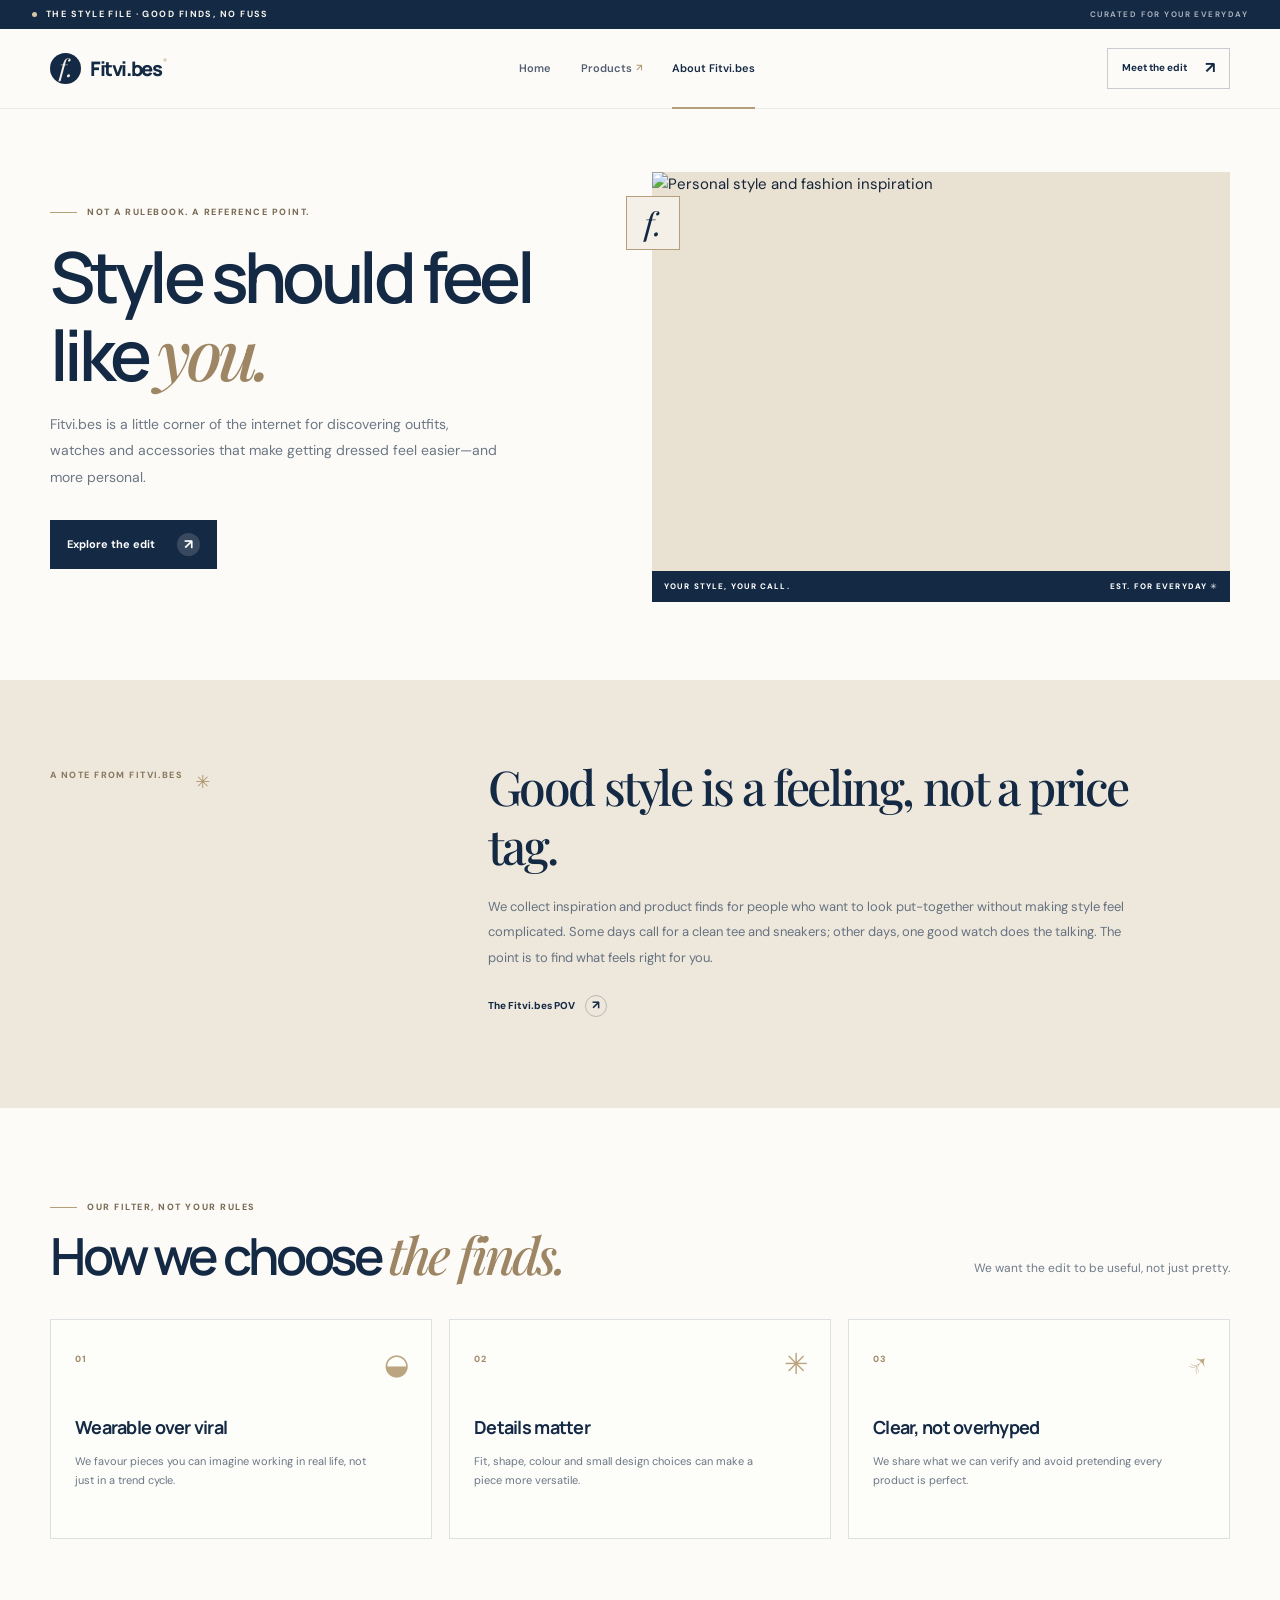
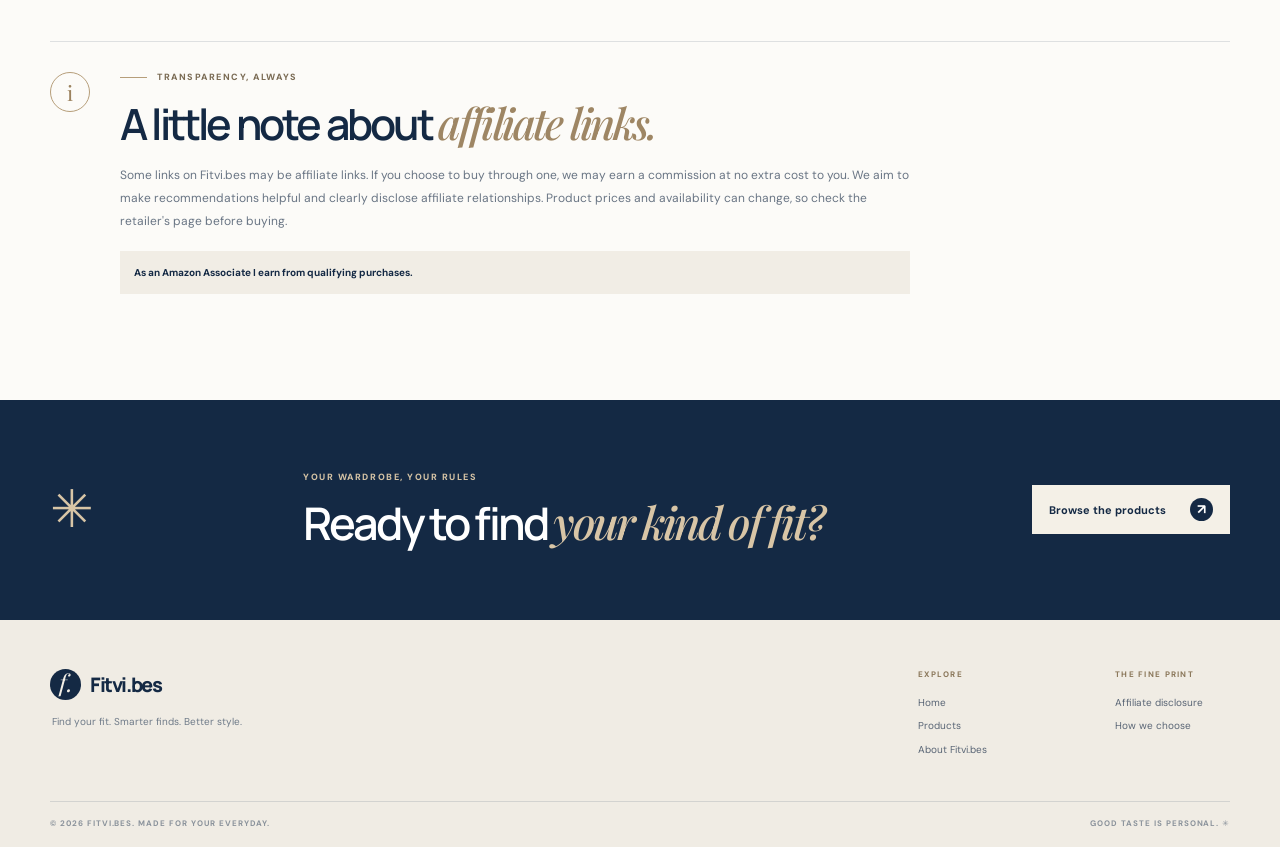
<file: about.html>
<!doctype html>
<html lang="en">
<head>
  <meta charset="utf-8">
  <meta name="viewport" content="width=device-width, initial-scale=1">
  <meta name="theme-color" content="#142944">
  <meta name="description" content="Meet Fitvi.bes, a style discovery space for outfits, watches and accessories.">
  <title>About Fitvi.bes — The Style File</title>
  <link rel="preconnect" href="https://fonts.googleapis.com">
  <link rel="preconnect" href="https://fonts.gstatic.com" crossorigin>
  <link href="https://fonts.googleapis.com/css2?family=DM+Sans:wght@400;500;600;700&family=Manrope:wght@400;500;600;700;800&family=Playfair+Display:wght@500;600;700&display=swap" rel="stylesheet">
  <link rel="stylesheet" href="/assets/styles.css">
  <script defer src="/assets/app.js"></script>
</head>
<body data-page="about">
  <div class="announcement"><span class="announcement-dot"></span><span data-site="announcement">THE STYLE FILE · GOOD FINDS, NO FUSS</span><span class="announcement-right">CURATED FOR YOUR EVERYDAY</span></div>
  <header class="site-header"><a class="brand" href="/index.html" aria-label="Fitvi.bes home"><span class="brand-mark">f.</span><span class="brand-name" data-site="brand">Fitvi.bes</span><span class="brand-period">®</span></a><button class="menu-toggle" aria-label="Open navigation" aria-expanded="false"><span></span><span></span></button><nav class="main-nav" aria-label="Main navigation"><a class="nav-link" href="/index.html">Home</a><a class="nav-link" href="/products.html">Products <span class="nav-arrow">↗</span></a><a class="nav-link is-active" href="/about.html" aria-current="page">About Fitvi.bes</a></nav><a class="header-cta" href="/products.html">Meet the edit <span>↗</span></a></header>
  <main>
    <section class="about-hero section-shell"><div class="about-hero-copy"><div class="eyebrow"><span class="eyebrow-line"></span><span data-about="kicker">NOT A RULEBOOK. A REFERENCE POINT.</span></div><h1 data-about="title">Style should feel like <em>you.</em></h1><p data-about="intro">Fitvi.bes is a little corner of the internet for discovering outfits, watches and accessories that make getting dressed feel easier—and more personal.</p><a href="/products.html" class="button button-primary"><span data-about="button_text">Explore the edit</span><span class="button-icon">↗</span></a></div><div class="about-hero-visual"><img data-about-image="image" src="https://images.unsplash.com/photo-1515886657613-9f3515b0c78f?auto=format&fit=crop&w=1100&q=85" alt="Personal style and fashion inspiration"><div class="about-image-note"><span>YOUR STYLE, YOUR CALL.</span><span>EST. FOR EVERYDAY ✳</span></div><div class="about-side-mark">f.</div></div></section>
    <section class="about-manifesto"><div class="section-shell manifesto-inner"><div class="manifesto-number">A NOTE FROM FITVI.BES <span>✳</span></div><div class="manifesto-copy"><h2 data-about="story_title">Good style is a feeling, not a price tag.</h2><p data-about="story">We collect inspiration and product finds for people who want to look put-together without making style feel complicated. Some days call for a clean tee and sneakers; other days, one good watch does the talking. The point is to find what feels right for you.</p><span class="manifesto-signature">The Fitvi.bes POV <span>↗</span></span></div></div></section>
    <section class="section-shell how-we-choose" id="how-we-choose"><div class="section-heading"><div><div class="eyebrow"><span class="eyebrow-line"></span>OUR FILTER, NOT YOUR RULES</div><h2>How we choose <em>the finds.</em></h2></div><p>We want the edit to be useful, not just pretty.</p></div><div id="principles-grid" class="principles-grid"><article class="principle-card"><span class="principle-number">01</span><span class="principle-icon">◒</span><h3>Wearable over viral</h3><p>We favour pieces you can imagine working in real life, not just in a trend cycle.</p></article><article class="principle-card"><span class="principle-number">02</span><span class="principle-icon">✳</span><h3>Details matter</h3><p>Fit, shape, colour and small design choices can make a piece more versatile.</p></article><article class="principle-card"><span class="principle-number">03</span><span class="principle-icon">↗</span><h3>Clear, not overhyped</h3><p>We share what we can verify and avoid pretending every product is perfect.</p></article></div></section>
    <section class="disclosure-section section-shell" id="disclosure"><div class="disclosure-mark">i</div><div><span class="eyebrow"><span class="eyebrow-line"></span>TRANSPARENCY, ALWAYS</span><h2>A little note about <em>affiliate links.</em></h2><p data-about="disclosure">Some links on Fitvi.bes may be affiliate links. If you choose to buy through one, we may earn a commission at no extra cost to you. We aim to make recommendations helpful and clearly disclose affiliate relationships. Product prices and availability can change, so check the retailer's page before buying.</p><p class="amazon-disclosure" data-about="amazon_disclosure">As an Amazon Associate I earn from qualifying purchases.</p></div></section>
    <section class="about-closer"><div class="section-shell closer-inner"><span class="closer-star">✳</span><div><span class="eyebrow eyebrow-light">YOUR WARDROBE, YOUR RULES</span><h2>Ready to find <em>your kind of fit?</em></h2></div><a class="button button-light" href="/products.html">Browse the products <span class="button-icon">↗</span></a></div></section>
  </main>
  <footer class="site-footer"><div class="footer-top section-shell"><div class="footer-brand-block"><a class="brand brand-footer" href="/index.html"><span class="brand-mark">f.</span><span class="brand-name" data-site="brand">Fitvi.bes</span></a><p data-site="tagline">Find your fit. Smarter finds. Better style.</p></div><div class="footer-links"><div><span class="footer-label">EXPLORE</span><a href="/index.html">Home</a><a href="/products.html">Products</a><a href="/about.html">About Fitvi.bes</a></div><div><span class="footer-label">THE FINE PRINT</span><a href="#disclosure">Affiliate disclosure</a><a href="#how-we-choose">How we choose</a></div></div></div><div class="footer-bottom section-shell"><span>© <span id="current-year">2026</span> FITVI.BES. MADE FOR YOUR EVERYDAY.</span><span>GOOD TASTE IS PERSONAL. ✳</span></div></footer>
</body>
</html>
</file>
<file: assets/styles.css>
@import url('https://fonts.googleapis.com/css2?family=DM+Sans:wght@400;500;600;700&family=Manrope:wght@400;500;600;700;800&family=Playfair+Display:ital,wght@0,500;0,600;0,700;1,500;1,600&display=swap');

:root {
  --navy: #142944;
  --navy-2: #1c3856;
  --navy-3: #27435f;
  --ink: #172438;
  --muted: #667282;
  --cream: #f4f0e7;
  --cream-2: #e9e1d2;
  --beige: #d8c5a6;
  --beige-dark: #b69e7a;
  --paper: #fcfbf8;
  --white: #fff;
  --line: rgba(20, 41, 68, .13);
  --line-light: rgba(255, 255, 255, .18);
  --serif: 'Playfair Display', Georgia, serif;
  --sans: 'DM Sans', 'Manrope', system-ui, sans-serif;
  --display: 'Manrope', 'DM Sans', system-ui, sans-serif;
  --shadow: 0 24px 65px rgba(20, 41, 68, .12);
  --radius: 4px;
}

* { box-sizing: border-box; }
html { scroll-behavior: smooth; scroll-padding-top: 96px; }
body { margin: 0; color: var(--ink); background: var(--paper); font-family: var(--sans); font-size: 15px; line-height: 1.65; -webkit-font-smoothing: antialiased; }
img { display: block; max-width: 100%; }
a { color: inherit; text-decoration: none; }
button, input { font: inherit; }
button, a { -webkit-tap-highlight-color: transparent; }
button:focus-visible, a:focus-visible, input:focus-visible { outline: 3px solid #b99f76; outline-offset: 3px; }
::selection { background: var(--beige); color: var(--navy); }
.section-shell { width: min(1180px, calc(100% - 64px)); margin-inline: auto; }

.announcement { min-height: 29px; padding: 6px 32px; display: flex; justify-content: center; align-items: center; gap: 9px; background: var(--navy); color: #f9f6ee; font-size: 9px; font-weight: 700; letter-spacing: .16em; text-align: center; }
.announcement-dot, .status-dot, .caption-dot { display: inline-block; width: 5px; height: 5px; border-radius: 50%; background: var(--beige); flex: 0 0 auto; }
.announcement-right { margin-left: auto; color: rgba(255,255,255,.62); font-size: 8px; }
.site-header { height: 80px; display: flex; align-items: center; gap: 30px; padding: 0 max(32px, calc((100% - 1180px) / 2)); background: rgba(252,251,248,.94); border-bottom: 1px solid rgba(20,41,68,.08); position: sticky; top: 0; z-index: 20; backdrop-filter: blur(16px); }
.brand { display: inline-flex; align-items: center; gap: 9px; white-space: nowrap; flex: 0 0 auto; }
.brand-mark { display: grid; place-items: center; width: 31px; height: 31px; border-radius: 50%; background: var(--navy); color: var(--cream); font-family: var(--serif); font-size: 24px; font-style: italic; line-height: 1; padding-bottom: 4px; }
.brand-name { color: var(--navy); font-family: var(--display); font-size: 20px; font-weight: 800; letter-spacing: -.07em; }
.brand-period { align-self: flex-start; margin: 3px 0 0 -7px; font-size: 8px; color: var(--beige-dark); }
.main-nav { display: flex; align-items: center; gap: 30px; margin: 0 auto; height: 100%; }
.nav-link { position: relative; display: flex; align-items: center; gap: 4px; color: #536071; font-size: 11px; font-weight: 600; transition: color .2s; }
.nav-link:hover, .nav-link.is-active { color: var(--navy); }
.nav-link.is-active::after { content: ''; height: 2px; background: var(--beige-dark); position: absolute; bottom: -31px; left: 0; right: 0; }
.nav-arrow { font-size: 10px; color: var(--beige-dark); }
.header-cta { display: inline-flex; align-items: center; gap: 18px; padding: 11px 14px; border: 1px solid rgba(20,41,68,.22); color: var(--navy); font-size: 10px; font-weight: 700; white-space: nowrap; transition: .2s ease; }
.header-cta span { font-size: 16px; line-height: .8; }
.header-cta:hover { background: var(--navy); color: var(--white); border-color: var(--navy); }
.menu-toggle { display: none; border: 0; background: transparent; padding: 8px; cursor: pointer; }
.menu-toggle span { display: block; height: 1px; width: 23px; background: var(--navy); margin: 6px; }

.hero { display: grid; grid-template-columns: .94fr 1.06fr; gap: clamp(34px, 6vw, 82px); min-height: 565px; align-items: center; padding-top: 56px; padding-bottom: 59px; }
.hero-copy { position: relative; z-index: 1; padding: 18px 0 18px 1px; }
.eyebrow { display: flex; align-items: center; gap: 10px; color: #7a6b54; font-size: 9px; font-weight: 800; letter-spacing: .17em; line-height: 1.3; }
.eyebrow-line { width: 27px; height: 1px; background: var(--beige-dark); flex: 0 0 auto; }
h1, h2, h3, p { margin-top: 0; }
h1, h2 { color: var(--navy); font-family: var(--display); font-weight: 600; letter-spacing: -.065em; line-height: 1.08; }
.hero h1 { max-width: 630px; margin: 23px 0 23px; font-size: clamp(52px, 5.5vw, 79px); letter-spacing: -.075em; }
h1 em, h2 em { color: #9e8664; font-family: var(--serif); font-weight: 500; letter-spacing: -.06em; }
.hero-description { max-width: 440px; margin-bottom: 27px; color: #687586; font-size: 15px; line-height: 1.85; }
.hero-actions { display: flex; align-items: center; gap: 25px; flex-wrap: wrap; }
.button { display: inline-flex; gap: 24px; justify-content: center; align-items: center; min-height: 49px; padding: 0 16px; border: 1px solid transparent; font-size: 11px; font-weight: 700; transition: transform .2s ease, background .2s ease, color .2s ease; cursor: pointer; }
.button:hover { transform: translateY(-2px); }
.button-primary { background: var(--navy); color: var(--white); }
.button-primary:hover { background: var(--navy-2); }
.button-icon { display: grid; place-items: center; width: 23px; height: 23px; border-radius: 50%; background: rgba(255,255,255,.15); font-size: 14px; }
.button-light { background: var(--cream); color: var(--navy); }
.button-light .button-icon { background: var(--navy); color: var(--white); }
.button-light:hover { background: var(--white); }
.text-link { display: inline-flex; align-items: center; gap: 12px; border-bottom: 1px solid var(--beige-dark); padding: 5px 0; color: var(--navy); font-size: 11px; font-weight: 700; }
.text-link span { font-size: 15px; transition: transform .2s; }
.text-link:hover span { transform: translateX(4px); }
.hero-footnote { display: flex; align-items: center; gap: 11px; margin-top: 34px; color: #8a929b; font-size: 10px; letter-spacing: .025em; }
.tiny-stars { color: var(--beige-dark); letter-spacing: .12em; font-size: 13px; }
.hero-visual { position: relative; min-height: 460px; }
.hero-photo { overflow: hidden; position: absolute; background: var(--cream-2); }
.hero-photo img { width: 100%; height: 100%; object-fit: cover; }
.hero-photo-main { top: 4px; right: 8%; width: 68%; height: 415px; border-radius: 48% 48% 3px 3px; }
.hero-photo-main img { object-position: 53% 35%; }
.hero-photo-detail { right: 0; bottom: 36px; width: 37%; height: 180px; border: 8px solid var(--paper); z-index: 2; }
.hero-photo-detail img { object-position: 50% 50%; }
.image-sticker { position: absolute; left: -17px; top: 29px; width: 87px; height: 87px; display: flex; flex-direction: column; justify-content: center; align-items: center; border-radius: 50%; background: var(--beige); color: var(--navy); font-size: 11px; font-weight: 800; line-height: 1.14; letter-spacing: .1em; text-align: center; transform: rotate(-12deg); }
.image-sticker span { margin-top: 4px; font-size: 18px; }
.hero-caption { position: absolute; left: 0; bottom: 35px; display: flex; align-items: center; gap: 9px; color: #6f7a87; font-size: 8px; font-weight: 700; letter-spacing: .14em; }
.hero-number { position: absolute; top: 0; right: 0; color: var(--navy); font-family: var(--display); font-size: 12px; font-weight: 800; letter-spacing: .04em; }
.hero-number span { color: #9298a0; font-size: 8px; letter-spacing: .1em; }

.mini-proof { display: flex; align-items: center; justify-content: space-between; gap: 20px; padding-top: 20px; padding-bottom: 21px; border-top: 1px solid var(--line); border-bottom: 1px solid var(--line); }
.proof-item { display: flex; align-items: center; gap: 13px; color: #5b6674; font-size: 10px; font-weight: 600; }
.proof-number { color: #a28d6d; font-size: 9px; font-weight: 800; letter-spacing: .12em; }
.proof-sparkle { color: var(--beige-dark); font-size: 23px; }
.section-block { padding-top: 105px; padding-bottom: 95px; }
.section-heading { display: flex; justify-content: space-between; align-items: end; gap: 25px; margin-bottom: 36px; }
.section-heading h2, .browser-heading h2 { margin: 13px 0 0; font-size: clamp(36px, 4vw, 52px); }
.section-heading > p { max-width: 310px; margin: 0 0 4px; color: #707b88; font-size: 12px; line-height: 1.8; }
.collection-grid { display: grid; grid-template-columns: 1fr 1fr 1fr; gap: 17px; align-items: stretch; }
.collection-card { display: flex; flex-direction: column; min-width: 0; background: #f0ece4; }
.collection-card-tall { grid-row: span 1; }
.collection-card-image { position: relative; overflow: hidden; height: 270px; background: #e7dfd2; }
.collection-card-tall .collection-card-image { height: 330px; }
.collection-card-wide .collection-card-image img { object-position: 50% 45%; }
.collection-card-image img { width: 100%; height: 100%; object-fit: cover; transition: transform .65s cubic-bezier(.2,.7,.2,1); }
.collection-card:hover .collection-card-image img { transform: scale(1.045); }
.collection-card-content { position: relative; display: flex; flex-direction: column; align-items: start; flex: 1; padding: 22px 23px 25px; }
.collection-index { color: #8b7a61; font-size: 8px; font-weight: 800; letter-spacing: .16em; }
.collection-card h3 { margin: 9px 0 6px; color: var(--navy); font-family: var(--display); font-size: 24px; font-weight: 700; letter-spacing: -.05em; }
.collection-card p { max-width: 230px; margin-bottom: 0; color: #697585; font-size: 11px; line-height: 1.65; }
.round-link { position: absolute; right: 19px; bottom: 22px; display: grid; place-items: center; width: 35px; height: 35px; border: 1px solid rgba(20,41,68,.22); border-radius: 50%; color: var(--navy); font-size: 16px; transition: background .2s, color .2s, transform .2s; }
.round-link:hover { background: var(--navy); color: var(--white); transform: rotate(45deg); }
.section-bottom-link { display: flex; align-items: center; justify-content: space-between; gap: 20px; padding-top: 21px; margin-top: 22px; border-top: 1px solid var(--line); }
.section-bottom-link > span { color: #9399a0; font-size: 8px; font-weight: 700; letter-spacing: .15em; }

.featured-band { overflow: hidden; background: var(--navy); color: var(--white); }
.featured-inner { min-height: 450px; display: grid; grid-template-columns: .86fr 1.14fr; align-items: center; gap: 50px; padding-top: 74px; padding-bottom: 74px; }
.eyebrow-light { color: #d5c3a5; }
.eyebrow-light .eyebrow-line { background: #b59b73; }
.featured-copy { position: relative; padding: 10px 0; }
.featured-copy h2 { margin: 20px 0 18px; color: var(--white); font-size: clamp(38px, 4.5vw, 57px); }
.featured-copy h2 em { color: var(--beige); }
.featured-copy > p { max-width: 330px; color: #bdc7d1; font-size: 12px; line-height: 1.85; margin-bottom: 25px; }
.featured-doodle { position: absolute; top: -22px; right: 22px; color: rgba(215,198,168,.35); font-size: 65px; font-weight: 400; }
.featured-cards-wrap { position: relative; }
.featured-cards { display: grid; grid-template-columns: 1fr 1fr; gap: 18px; align-items: start; }
.featured-card { background: #f2eee6; color: var(--navy); padding: 8px; }
.featured-card-offset { margin-top: 42px; }
.featured-card img { width: 100%; height: 225px; object-fit: cover; background: #e2d9ca; }
.featured-card div { padding: 13px 9px 10px; }
.featured-card span { display: block; color: #8d7958; font-size: 8px; font-weight: 800; letter-spacing: .14em; }
.featured-card h3 { margin: 5px 0 0; font-family: var(--display); font-size: 16px; letter-spacing: -.04em; }
.featured-stamp { position: absolute; z-index: 2; top: 45%; left: 49%; display: grid; place-content: center; width: 78px; height: 78px; border-radius: 50%; background: var(--beige); color: var(--navy); font-size: 8px; font-weight: 800; line-height: 1.6; text-align: center; letter-spacing: .12em; transform: rotate(-11deg); box-shadow: 0 5px 25px rgba(0,0,0,.08); }
.featured-stamp span { color: #776347; }
.small-note { margin: 10px 0 0; color: #8996a5; font-size: 8px; text-align: right; }
.why-section { display: grid; grid-template-columns: 1.05fr 1fr .15fr; align-items: center; gap: 55px; padding-top: 90px; padding-bottom: 100px; }
.why-title h2 { margin: 16px 0 0; font-size: clamp(41px, 5vw, 62px); }
.why-copy p { max-width: 420px; margin: 0 0 20px; color: #677382; font-size: 13px; line-height: 1.9; }
.why-mark { align-self: center; color: #e4ded2; font-family: var(--serif); font-size: 91px; font-style: italic; letter-spacing: -.1em; }
.why-mark span { color: #b8a17c; }

.site-footer { background: #f0ece4; }
.footer-top { display: flex; justify-content: space-between; gap: 40px; padding-top: 48px; padding-bottom: 43px; }
.brand-footer .brand-mark { background: var(--navy); }
.footer-brand-block > p { color: #6e7a88; font-size: 10px; margin: 13px 0 0 2px; }
.footer-links { display: flex; gap: 82px; }
.footer-links > div { display: flex; flex-direction: column; gap: 7px; min-width: 115px; }
.footer-label { margin-bottom: 7px; color: #8b785b; font-size: 8px; font-weight: 800; letter-spacing: .16em; }
.footer-links a { width: fit-content; color: #596575; font-size: 10px; transition: color .2s; }
.footer-links a:hover { color: var(--navy); text-decoration: underline; text-underline-offset: 3px; }
.footer-bottom { display: flex; justify-content: space-between; gap: 20px; padding-top: 15px; padding-bottom: 16px; border-top: 1px solid rgba(20,41,68,.13); color: #8a929b; font-size: 8px; font-weight: 700; letter-spacing: .12em; }

/* Products page */
.page-hero { display: grid; grid-template-columns: .86fr 1.14fr; align-items: center; gap: clamp(40px, 8vw, 100px); padding-top: 58px; padding-bottom: 68px; }
.page-hero-copy h1, .about-hero-copy h1 { margin: 18px 0 19px; font-size: clamp(54px, 6vw, 78px); }
.page-hero-copy > p { max-width: 390px; margin-bottom: 32px; color: #687586; font-size: 14px; line-height: 1.85; }
.page-hero-meta { display: flex; flex-wrap: wrap; gap: 15px 23px; padding-top: 17px; border-top: 1px solid var(--line); color: #8c949b; font-size: 8px; font-weight: 800; letter-spacing: .11em; }
.page-hero-meta span { display: inline-flex; align-items: center; gap: 7px; }
.status-dot { background: #71896e; }
.page-hero-art { position: relative; height: 345px; padding: 0 0 17px 17px; background: linear-gradient(135deg, transparent 0 16px, var(--cream-2) 16px 100%); }
.page-hero-art img { width: 100%; height: 100%; object-fit: cover; object-position: 50% 46%; }
.art-label { position: absolute; left: 0; bottom: 0; display: flex; justify-content: space-between; width: 100%; padding: 8px 11px; background: var(--navy); color: var(--white); font-size: 8px; font-weight: 800; letter-spacing: .13em; }
.product-browser { padding-top: 20px; padding-bottom: 96px; }
.browser-heading { display: flex; justify-content: space-between; align-items: end; gap: 25px; margin-bottom: 24px; }
.product-count { color: #8a929b; font-size: 10px; }
.browser-tools { display: flex; align-items: center; justify-content: space-between; gap: 24px; padding: 18px 0; border-top: 1px solid var(--line); border-bottom: 1px solid var(--line); margin-bottom: 24px; }
.category-filters { display: flex; gap: 7px; flex-wrap: wrap; }
.filter-chip { display: inline-flex; gap: 7px; align-items: center; border: 1px solid rgba(20,41,68,.15); background: transparent; color: #657181; padding: 9px 13px; font-size: 10px; font-weight: 700; cursor: pointer; transition: .2s; }
.filter-chip:hover, .filter-chip.is-selected { border-color: var(--navy); background: var(--navy); color: var(--white); }
.filter-chip span { color: var(--beige); }
.search-box { width: 250px; display: flex; align-items: center; gap: 9px; padding: 9px 12px; border: 1px solid rgba(20,41,68,.15); background: var(--white); }
.search-icon { color: var(--beige-dark); font-size: 22px; line-height: 1; transform: rotate(-25deg); }
.search-box input { min-width: 0; flex: 1; border: 0; outline: none; background: transparent; color: var(--navy); font-size: 10px; }
.search-box input::placeholder { color: #a0a7ae; }
.search-box kbd { color: #9199a2; font-size: 10px; }
.active-filter-note { margin: -10px 0 20px; color: #8b785b; font-size: 10px; }
.product-grid { display: grid; grid-template-columns: repeat(3, minmax(0, 1fr)); gap: 28px 18px; }
.product-card { min-width: 0; background: #f1ede5; animation: cardIn .4s ease both; }
.product-image { position: relative; height: 315px; overflow: hidden; background: #e5ded1; }
.product-image img { width: 100%; height: 100%; object-fit: cover; transition: transform .55s ease; }
.product-card:hover .product-image img { transform: scale(1.035); }
.product-badge { position: absolute; top: 13px; left: 13px; padding: 7px 9px; background: var(--cream); color: var(--navy); font-size: 8px; font-weight: 800; letter-spacing: .12em; }
.save-button { position: absolute; top: 11px; right: 11px; width: 31px; height: 31px; display: grid; place-items: center; border: 1px solid rgba(20,41,68,.18); border-radius: 50%; background: rgba(252,251,248,.9); color: var(--navy); font-size: 20px; cursor: pointer; }
.save-button:disabled { opacity: .65; cursor: default; }
.product-info { padding: 17px 17px 15px; }
.product-meta { display: flex; justify-content: space-between; gap: 8px; color: #927e5e; font-size: 8px; font-weight: 800; letter-spacing: .14em; }
.product-meta span:last-child { color: #8a949f; text-align: right; }
.product-info h3 { margin: 10px 0 6px; color: var(--navy); font-family: var(--display); font-size: 19px; line-height: 1.25; letter-spacing: -.045em; }
.product-info p { min-height: 40px; margin: 0; color: #707b89; font-size: 11px; line-height: 1.65; }
.product-card-bottom { display: flex; align-items: center; justify-content: space-between; gap: 12px; margin-top: 17px; padding-top: 13px; border-top: 1px solid rgba(20,41,68,.12); }
.price-note { color: #8b9299; font-size: 8px; font-weight: 800; letter-spacing: .1em; }
.deal-link { display: inline-flex; gap: 6px; align-items: center; color: var(--navy); font-size: 10px; font-weight: 800; }
.deal-link:not(.deal-link-disabled):hover { text-decoration: underline; text-underline-offset: 4px; }
.deal-link-disabled { color: #9b8b72; cursor: default; }
.empty-products { text-align: center; padding: 70px 20px 60px; background: #f3efe7; }
.empty-sparkle { color: var(--beige-dark); font-size: 34px; }
.empty-products h3 { margin: 10px 0; color: var(--navy); font-family: var(--display); font-size: 24px; }
.empty-products p { color: #6c7785; font-size: 12px; }
.empty-products .button { margin-top: 9px; }
.affiliate-note { display: flex; align-items: start; gap: 12px; margin-top: 35px; padding: 17px 19px; background: #f3efe7; }
.note-symbol { display: grid; place-items: center; width: 21px; height: 21px; flex: 0 0 auto; border: 1px solid #b49c75; border-radius: 50%; color: #9a8058; font-family: var(--serif); font-size: 12px; font-weight: 700; }
.affiliate-note p { margin: 0; color: #697584; font-size: 10px; line-height: 1.8; }
.affiliate-note strong { color: var(--navy); }
.products-closer, .about-closer { background: var(--navy); color: var(--white); }
.closer-inner { position: relative; display: flex; justify-content: space-between; align-items: center; gap: 30px; min-height: 220px; padding-top: 43px; padding-bottom: 43px; }
.closer-inner h2 { max-width: 550px; margin: 13px 0 0; color: var(--white); font-size: clamp(32px, 4vw, 45px); }
.closer-inner h2 em { color: var(--beige); }
.closer-star { color: var(--beige); font-size: 52px; }

/* About page */
.about-hero { display: grid; grid-template-columns: .94fr 1.06fr; gap: clamp(42px, 7vw, 93px); align-items: center; padding-top: 63px; padding-bottom: 78px; }
.about-hero-copy h1 { max-width: 570px; font-size: clamp(49px, 5.5vw, 72px); }
.about-hero-copy > p { max-width: 450px; color: #6c7785; font-size: 14px; line-height: 1.9; margin-bottom: 27px; }
.about-hero-visual { position: relative; height: 430px; padding-right: 22px; padding-bottom: 20px; background: var(--cream-2); }
.about-hero-visual img { width: 100%; height: 100%; object-fit: cover; object-position: 51% 38%; }
.about-image-note { position: absolute; right: 0; bottom: 0; display: flex; justify-content: space-between; gap: 15px; width: 100%; padding: 9px 12px; background: var(--navy); color: var(--white); font-size: 8px; font-weight: 800; letter-spacing: .14em; }
.about-side-mark { position: absolute; top: 24px; left: -26px; display: grid; place-items: center; width: 54px; height: 54px; border: 1px solid var(--beige-dark); background: var(--cream); color: var(--navy); font-family: var(--serif); font-size: 32px; font-style: italic; }
.about-hero-copy .button { margin-top: 2px; }
.about-hero-copy .button .button-icon { margin-left: 2px; }
.about-hero-copy .eyebrow { max-width: 100%; }
.about-hero-copy .eyebrow span:last-child { line-height: 1.6; }
.about-hero-copy .button { gap: 20px; }
.about-hero-copy .button span:first-child { display: inline-block; }
.about-manifesto { background: #eee8dc; }
.manifesto-inner { display: grid; grid-template-columns: .65fr 1.35fr; gap: 80px; padding-top: 88px; padding-bottom: 91px; }
.manifesto-number { display: flex; align-items: start; gap: 12px; color: #88785e; font-size: 9px; font-weight: 800; letter-spacing: .16em; }
.manifesto-number span { color: #ad956f; font-size: 18px; }
.manifesto-copy h2 { max-width: 690px; margin: -11px 0 20px; font-family: var(--serif); font-size: clamp(34px, 4vw, 48px); font-weight: 500; line-height: 1.22; letter-spacing: -.05em; }
.manifesto-copy p { max-width: 650px; margin-bottom: 25px; color: #667180; font-size: 13px; line-height: 1.95; }
.manifesto-signature { display: flex; align-items: center; gap: 10px; color: var(--navy); font-size: 10px; font-weight: 800; }
.manifesto-signature span { display: grid; place-items: center; width: 22px; height: 22px; border: 1px solid rgba(20,41,68,.25); border-radius: 50%; font-size: 12px; }
.how-we-choose { padding-top: 94px; padding-bottom: 102px; }
.principles-grid { display: grid; grid-template-columns: repeat(3, minmax(0, 1fr)); gap: 17px; }
.principle-card { position: relative; min-height: 220px; padding: 25px 24px; border: 1px solid var(--line); background: rgba(255,255,255,.3); }
.principle-number { color: #a18a66; font-size: 9px; font-weight: 800; letter-spacing: .15em; }
.principle-icon { position: absolute; top: 19px; right: 22px; color: #bba580; font-family: var(--serif); font-size: 29px; }
.principle-card h3 { margin: 43px 0 9px; color: var(--navy); font-family: var(--display); font-size: 18px; letter-spacing: -.04em; }
.principle-card p { max-width: 300px; margin: 0; color: #6b7684; font-size: 11px; line-height: 1.8; }
.disclosure-section { display: grid; grid-template-columns: 46px 1fr; gap: 24px; padding-top: 30px; padding-bottom: 96px; border-top: 1px solid var(--line); }
.disclosure-mark { display: grid; place-items: center; width: 40px; height: 40px; border: 1px solid var(--beige-dark); border-radius: 50%; color: #9b825e; font-family: var(--serif); font-size: 21px; }
.disclosure-section h2 { margin: 15px 0 17px; font-size: clamp(29px, 3.6vw, 43px); }
.disclosure-section p { max-width: 790px; color: #697584; font-size: 12px; line-height: 1.9; }
.disclosure-section .amazon-disclosure { margin-top: 18px; padding: 12px 14px; background: #f1ede5; color: var(--navy); font-size: 10px; font-weight: 700; }

@keyframes cardIn { from { opacity: 0; transform: translateY(10px); } to { opacity: 1; transform: translateY(0); } }

@media (min-width: 1440px) { .hero { min-height: 605px; } .hero-photo-main { height: 450px; } }
@media (max-width: 1050px) {
  .section-shell { width: min(100% - 48px, 1180px); }
  .site-header { padding-inline: 24px; gap: 22px; }
  .main-nav { gap: 20px; }
  .header-cta { padding: 10px 11px; gap: 10px; }
  .hero { gap: 38px; grid-template-columns: .95fr 1.05fr; }
  .hero h1 { font-size: clamp(48px, 6.4vw, 67px); }
  .hero-photo-main { width: 75%; right: 6%; }
  .collection-card-image { height: 240px; }
  .collection-card-tall .collection-card-image { height: 300px; }
  .product-image { height: 270px; }
  .featured-inner { gap: 30px; }
  .why-section { gap: 30px; }
  .footer-links { gap: 45px; }
}
@media (max-width: 780px) {
  .announcement { justify-content: center; padding-inline: 15px; font-size: 8px; letter-spacing: .1em; }
  .announcement-right { display: none; }
  .section-shell { width: calc(100% - 36px); }
  .site-header { height: 68px; padding-inline: 18px; justify-content: space-between; gap: 12px; }
  .brand-name { font-size: 19px; }
  .header-cta { display: none; }
  .menu-toggle { display: block; order: 3; }
  .main-nav { position: absolute; left: 0; right: 0; top: 68px; display: none; height: auto; flex-direction: column; align-items: stretch; gap: 0; padding: 9px 18px 17px; background: var(--paper); border-bottom: 1px solid var(--line); box-shadow: 0 18px 24px rgba(20,41,68,.06); }
  .main-nav.is-open { display: flex; }
  .nav-link { padding: 13px 3px; border-bottom: 1px solid rgba(20,41,68,.08); font-size: 12px; }
  .nav-link.is-active::after { display: none; }
  .hero { grid-template-columns: 1fr; gap: 23px; padding-top: 43px; padding-bottom: 35px; }
  .hero-copy { padding: 0; }
  .hero h1 { max-width: 570px; font-size: clamp(52px, 11vw, 74px); margin: 18px 0 15px; }
  .hero-description { max-width: 520px; font-size: 13px; margin-bottom: 22px; }
  .hero-footnote { margin-top: 23px; }
  .hero-visual { min-height: 420px; width: min(100%, 540px); margin-inline: auto; }
  .hero-photo-main { width: 73%; height: 375px; right: 11%; }
  .hero-photo-detail { height: 150px; width: 35%; bottom: 24px; }
  .hero-caption { bottom: 25px; }
  .mini-proof { gap: 13px; padding-top: 15px; padding-bottom: 15px; }
  .proof-item { gap: 7px; font-size: 9px; }
  .proof-number { font-size: 8px; }
  .proof-sparkle { display: none; }
  .section-block { padding-top: 67px; padding-bottom: 65px; }
  .section-heading { align-items: start; flex-direction: column; gap: 12px; margin-bottom: 24px; }
  .section-heading h2, .browser-heading h2 { font-size: clamp(37px, 8vw, 50px); }
  .section-heading > p { max-width: 420px; font-size: 11px; }
  .collection-grid { grid-template-columns: 1fr 1fr; gap: 12px; }
  .collection-card-tall { grid-row: auto; }
  .collection-card-image, .collection-card-tall .collection-card-image { height: 240px; }
  .collection-card-wide { grid-column: 1 / -1; }
  .collection-card-wide .collection-card-image { height: 250px; }
  .collection-card-content { padding: 17px 15px 20px; min-height: 134px; }
  .collection-card h3 { font-size: 22px; }
  .collection-card p { max-width: 195px; font-size: 10px; padding-right: 12px; }
  .round-link { right: 13px; bottom: 16px; width: 30px; height: 30px; }
  .section-bottom-link > span { max-width: 55%; font-size: 7px; line-height: 1.7; }
  .featured-inner { grid-template-columns: 1fr; gap: 31px; padding-top: 55px; padding-bottom: 54px; }
  .featured-copy h2 { font-size: clamp(40px, 8vw, 53px); }
  .featured-copy > p { max-width: 430px; }
  .featured-doodle { right: 16px; top: -18px; font-size: 52px; }
  .featured-card img { height: 210px; }
  .featured-stamp { left: 45%; top: 42%; width: 67px; height: 67px; font-size: 7px; }
  .why-section { grid-template-columns: 1fr 1fr; gap: 26px; padding-top: 63px; padding-bottom: 70px; }
  .why-mark { display: none; }
  .why-title h2 { font-size: 45px; }
  .why-copy p { font-size: 11px; }
  .footer-top { flex-direction: column; gap: 28px; padding-top: 35px; padding-bottom: 32px; }
  .footer-links { gap: min(20vw, 75px); }
  .footer-bottom { flex-direction: column; gap: 7px; font-size: 7px; }
  .page-hero { grid-template-columns: 1fr; gap: 28px; padding-top: 43px; padding-bottom: 47px; }
  .page-hero-copy h1, .about-hero-copy h1 { font-size: clamp(52px, 11vw, 72px); }
  .page-hero-copy > p { max-width: 510px; margin-bottom: 22px; font-size: 13px; }
  .page-hero-art { height: 300px; }
  .product-browser { padding-top: 4px; padding-bottom: 66px; }
  .browser-heading { align-items: start; flex-direction: column; gap: 8px; }
  .browser-tools { align-items: stretch; flex-direction: column; gap: 14px; }
  .search-box { width: 100%; }
  .product-grid { grid-template-columns: 1fr 1fr; gap: 18px 12px; }
  .product-image { height: 245px; }
  .product-info { padding: 13px 12px 12px; }
  .product-info h3 { font-size: 16px; }
  .product-info p { font-size: 10px; }
  .product-card-bottom { align-items: start; flex-direction: column; gap: 8px; }
  .price-note { font-size: 7px; }
  .deal-link { font-size: 9px; }
  .closer-inner { min-height: 220px; flex-wrap: wrap; gap: 13px 22px; padding-block: 37px; }
  .closer-inner h2 { font-size: 34px; }
  .closer-star { font-size: 40px; }
  .closer-inner .button { margin-left: 62px; }
  .about-hero { grid-template-columns: 1fr; gap: 30px; padding-top: 45px; padding-bottom: 54px; }
  .about-hero-copy > p { font-size: 13px; }
  .about-hero-visual { height: 370px; margin-left: 15px; }
  .manifesto-inner { grid-template-columns: 1fr; gap: 25px; padding-top: 61px; padding-bottom: 63px; }
  .manifesto-copy h2 { margin-top: 0; font-size: 37px; }
  .manifesto-copy p { font-size: 12px; }
  .how-we-choose { padding-top: 65px; padding-bottom: 70px; }
  .principles-grid { grid-template-columns: 1fr; gap: 11px; }
  .principle-card { min-height: auto; padding: 20px; }
  .principle-card h3 { margin-top: 23px; }
  .principle-icon { top: 13px; }
  .disclosure-section { grid-template-columns: 35px 1fr; gap: 14px; padding-bottom: 63px; }
  .disclosure-mark { width: 32px; height: 32px; font-size: 18px; }
}
@media (max-width: 430px) {
  .hero-visual { min-height: 355px; }
  .hero-photo-main { width: 75%; height: 320px; right: 10%; }
  .hero-photo-detail { height: 122px; width: 37%; bottom: 18px; border-width: 5px; }
  .image-sticker { width: 67px; height: 67px; font-size: 9px; left: -7px; top: 22px; }
  .image-sticker span { font-size: 15px; }
  .hero-caption { bottom: 17px; font-size: 7px; }
  .hero-number { font-size: 10px; }
  .mini-proof { justify-content: space-between; gap: 8px; }
  .proof-item { font-size: 8px; gap: 5px; }
  .proof-number { font-size: 7px; }
  .collection-grid { grid-template-columns: 1fr; }
  .collection-card-image, .collection-card-tall .collection-card-image, .collection-card-wide .collection-card-image { height: 255px; }
  .collection-card-wide { grid-column: auto; }
  .collection-card-content { min-height: 122px; }
  .featured-cards { gap: 10px; }
  .featured-card { padding: 5px; }
  .featured-card img { height: 175px; }
  .featured-card div { padding: 10px 6px 8px; }
  .featured-card h3 { font-size: 14px; }
  .featured-stamp { width: 58px; height: 58px; font-size: 6px; }
  .why-section { grid-template-columns: 1fr; gap: 20px; }
  .why-copy { padding-left: 2px; }
  .footer-links { gap: 30px; }
  .product-grid { gap: 18px 10px; }
  .product-image { height: 190px; }
  .product-badge { top: 8px; left: 8px; padding: 6px; font-size: 6px; }
  .save-button { top: 7px; right: 7px; width: 27px; height: 27px; }
  .product-meta { font-size: 7px; letter-spacing: .1em; }
  .product-info h3 { font-size: 15px; }
  .product-info p { min-height: 50px; }
  .filter-chip { padding: 8px 10px; font-size: 9px; }
  .page-hero-art { height: 255px; }
  .about-hero-visual { height: 310px; }
  .about-image-note { font-size: 7px; }
  .disclosure-section { grid-template-columns: 1fr; gap: 14px; }
}

@media (prefers-reduced-motion: reduce) {
  *, *::before, *::after { scroll-behavior: auto !important; animation-duration: .01ms !important; animation-iteration-count: 1 !important; transition-duration: .01ms !important; }
}
</file>
